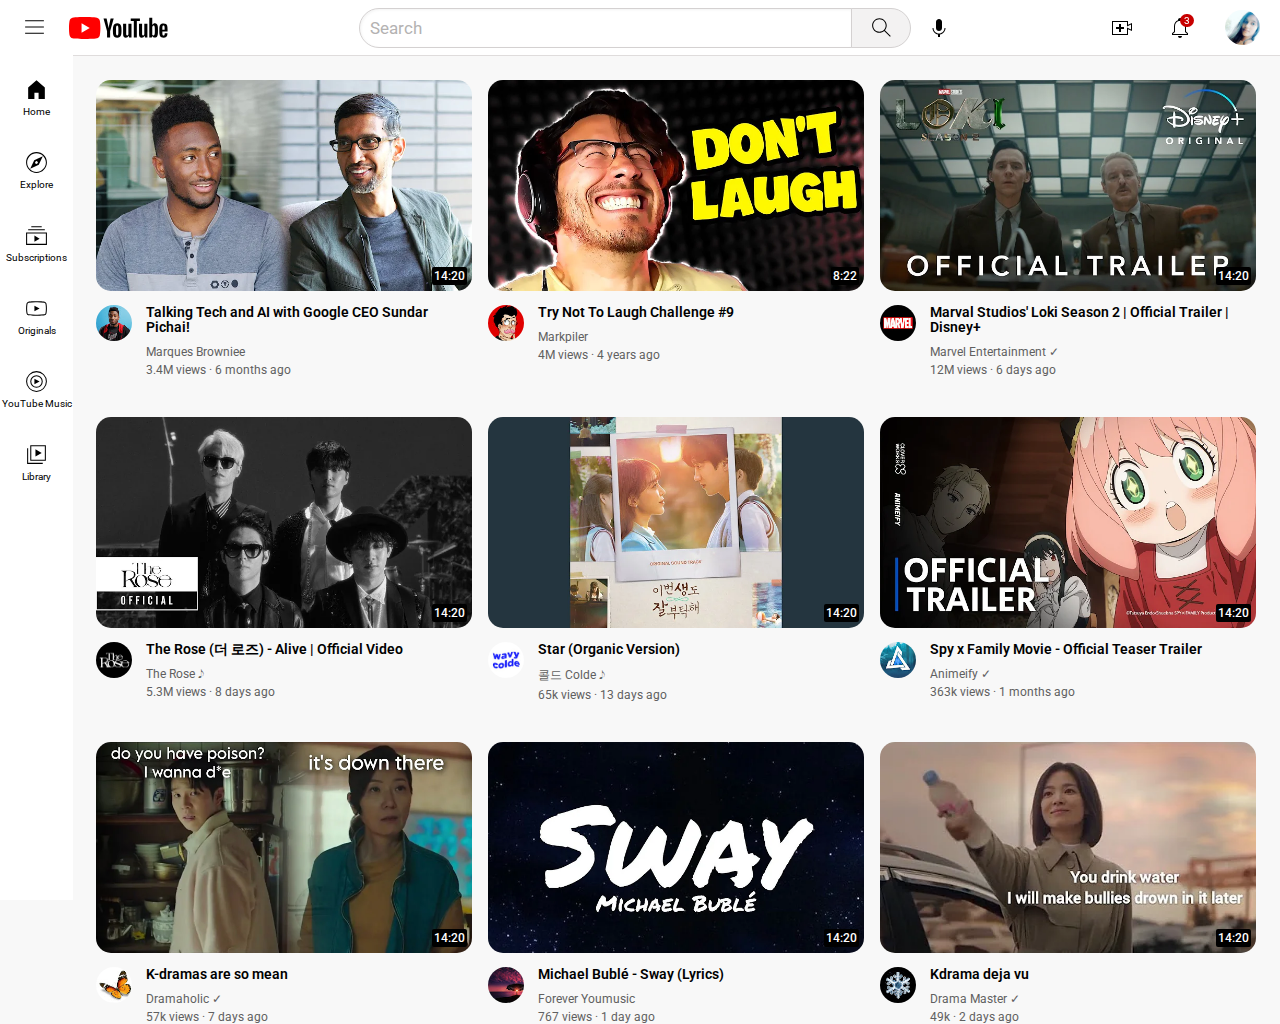
<file: index.html>
<!DOCTYPE html>
<html lang="en">
<head>
  <meta charset="UTF-8">
  <meta name="viewport" content="width=device-width, initial-scale=1.0">
  <title>YouTube.com Clone</title>
  <link rel="stylesheet" href="css/video.css">
  <link rel="stylesheet" href="css/header.css">
  <link rel="stylesheet" href="css/general.css">
  <link rel="stylesheet" href="css/sidebar.css">
  <link rel="preconnect" href="https://fonts.googleapis.com">
  <link rel="preconnect" href="https://fonts.gstatic.com" crossorigin>
  <link href="https://fonts.googleapis.com/css2?family=Roboto:wght@400;500;700&display=swap" rel="stylesheet">
</head>

<body>
  <div class="header">

    <div class="left-section">
      <img src="icons/hamburger-menu.svg" class="hamburger-menu">
      <img src="icons/youtube-logo.svg" class="youtube-logo">
    </div>

    <div class="middle-section">
      <input type="text" placeholder="Search" class="search-bar">
      <button class="search-button">
        <img src="icons/search.svg" class="search-logo">
        <div class="tooltip">Search</div>
      </button>

      <button class="voice-search-button">
        <img src="icons/voice-search-icon.svg" class="voice-logo">
        <div class="tooltip">Voice search</div>
      </button>
    </div>

    <div class="right-section">

      <div class="upload-logo-container">
      <img src="icons/upload (1).svg" class="upload-logo">
      <div class="tooltip">Create</div>
      </div>

      <div class="notification-logo-container">
        <img src="icons/notifications.svg" class="notification-logo">
        <div class="notification-count">3</div>
        <div class="tooltip">Notification</div>
      </div>

      <img src="icons/unnamed.jpg" class="profile-logo">
  
    </div>

  
  </div>

  <div class="sidebar">
    <div class="sidebar-link">
      <img src="icons/home.svg">
      <div>Home</div>
    </div>
    <div class="sidebar-link">
      <img src="icons/explore.svg" class="home-logo">
      <div>Explore</div>
    </div>
    <div class="sidebar-link">
      <img src="icons/subscriptions.svg">
      <div>Subscriptions</div>
    </div>
    <div class="sidebar-link">
      <img src="icons/originals.svg">
      <div>Originals</div>
    </div>
    <div class="sidebar-link">
      <img src="icons/youtube-music.svg">
      <div>YouTube Music</div>
    </div>
    <div class="sidebar-link">
      <img src="icons/library.svg">
      <div>Library</div>
    </div>

  </div>

  <div class="video-grid">

    <div class="preview">
      <div class="thumbnail-row">  
        <img src="Thumbnail/thumbnail-1.webp" class="thumbnail">
        <div class="video-time">14:20</div>
      </div>

      <div class="video-info-grid">

        <div class="channel-pic">
          <img src="profile images/channel-1.jpeg" class="profile-pic">
        </div>

        <div class="video-info">
          <p class="title">
            Talking Tech and AI with Google CEO Sundar Pichai!
          </p>
          <p class="author">Marques Browniee</p>

          <p class="status">3.4M views &#183; 6 months ago</p>
        </div>

      </div>
    </div>


    <div class="preview">
      <div class="thumbnail-row">
        <img src="Thumbnail/thumbnail-2.webp" class="thumbnail">
        <div class="video-time">8:22</div>
      </div>

      <div class="video-info-grid">

        <div class="channel-pic">
          <img src="profile images/channel-2.jpeg" class="profile-pic">
        </div>

        <div class="video-info">
          <p class="title">
            Try Not To Laugh Challenge #9
          </p>
          <p class="author">Markpiler</p>

          <p class="status">4M views &#183; 4 years ago</p>
        </div>

      </div>
    </div>
    <div class="preview">
      <div class="thumbnail-row">
        <img src="Thumbnail/hq720 (1).webp" class="thumbnail">
        <div class="video-time">14:20</div>
      </div>

      <div class="video-info-grid">

        <div class="channel-pic">
          <img src="profile images/channels4_profile (1).jpg" class="profile-pic">
        </div>

        <div class="video-info">
          <p class="title">
            Marval Studios' Loki Season 2 | Official Trailer | Disney+
          </p>
          <p class="author">Marvel Entertainment &#x2713; </p>

          <p class="status">12M views &#183; 6 days ago</p>
        </div>

      </div>
    </div>

    <div class="preview">
      <div class="thumbnail-row">
        <img src="Thumbnail/hq720 (2).webp" class="thumbnail">
        <div class="video-time">14:20</div>
      </div>

      <div class="video-info-grid">

        <div class="channel-pic">
          <img src="profile images/channels4_profile (2).jpg" class="profile-pic">
        </div>

        <div class="video-info">
          <p class="title">
            The Rose (더 로즈) - Alive | Official Video
          </p>
          <p class="author">The Rose &#119136;</p>

          <p class="status">5.3M views &#183; 8 days ago</p>
        </div>

      </div>
    </div>

    <div class="preview">
      <div class="thumbnail-row">
        <img src="Thumbnail/hq720 (3).webp" class="thumbnail">
        <div class="video-time">14:20</div>
      </div>

      <div class="video-info-grid">

        <div class="channel-pic">
          <img src="profile images/unnamed.jpg" class="profile-pic">
        </div>

        <div class="video-info">
          <p class="title">
            Star (Organic Version)
          </p>
          <p class="author"> 콜드 Colde &#119136;</p>

          <p class="status">65k views &#183; 13 days ago</p>
        </div>

      </div>
    </div>

    <div class="preview">
      <div class="thumbnail-row">
        <img src="Thumbnail/hq720 (4).webp" class="thumbnail">
        <div class="video-time">14:20</div>
      </div>

      <div class="video-info-grid">

        <div class="channel-pic">
          <img src="profile images/channels4_profile (4).jpg" class="profile-pic">
        </div>

        <div class="video-info">
          <p class="title">
            Spy x Family Movie - Official Teaser Trailer
          </p>
          <p class="author">Animeify &#x2713;</p>

          <p class="status">363k views &#183; 1 months ago</p>
        </div>

      </div>
    </div>

    <div class="preview">
      <div class="thumbnail-row">
        <img src="Thumbnail/hq720.webp" class="thumbnail">
        <div class="video-time">14:20</div>
      </div>

      <div class="video-info-grid">

        <div class="channel-pic">
          <img src="profile images/channels4_profile.jpg" class="profile-pic">
        </div>

        <div class="video-info">
          <p class="title">
            K-dramas are so mean
          </p>
          <p class="author">Dramaholic &#x2713; </p>

          <p class="status">57k views &#183; 7 days ago</p>
        </div>

      </div>
    </div>

    <div class="preview">
      <div class="thumbnail-row">
        <img src="Thumbnail/hq720 (5).webp" class="thumbnail">
        <div class="video-time">14:20</div>
      </div>

      <div class="video-info-grid">

        <div class="channel-pic">
          <img src="profile images/unnamed (1).jpg" class="profile-pic">
        </div>

        <div class="video-info">
          <p class="title">
            Michael Bublé - Sway (Lyrics)
          </p>
          <p class="author">Forever Youmusic</p>

          <p class="status">767 views &#183; 1 day ago</p>
        </div>

      </div>
    </div>


    <div class="preview">
      <div class="thumbnail-row">
        <img src="Thumbnail/hqdefault.webp" class="thumbnail">
        <div class="video-time">14:20</div>
      </div>

      <div class="video-info-grid">

        <div class="channel-pic">
          <img src="profile images/channels4_profile (3).jpg" class="profile-pic">
        </div>

        <div class="video-info">
          <p class="title">
            Kdrama deja vu
          </p>
          <p class="author">Drama Master &#x2713;</p>

          <p class="status">49k &#183; 2 days ago</p>
        </div>

      </div>
    </div>


  </div>
</body>
</file>
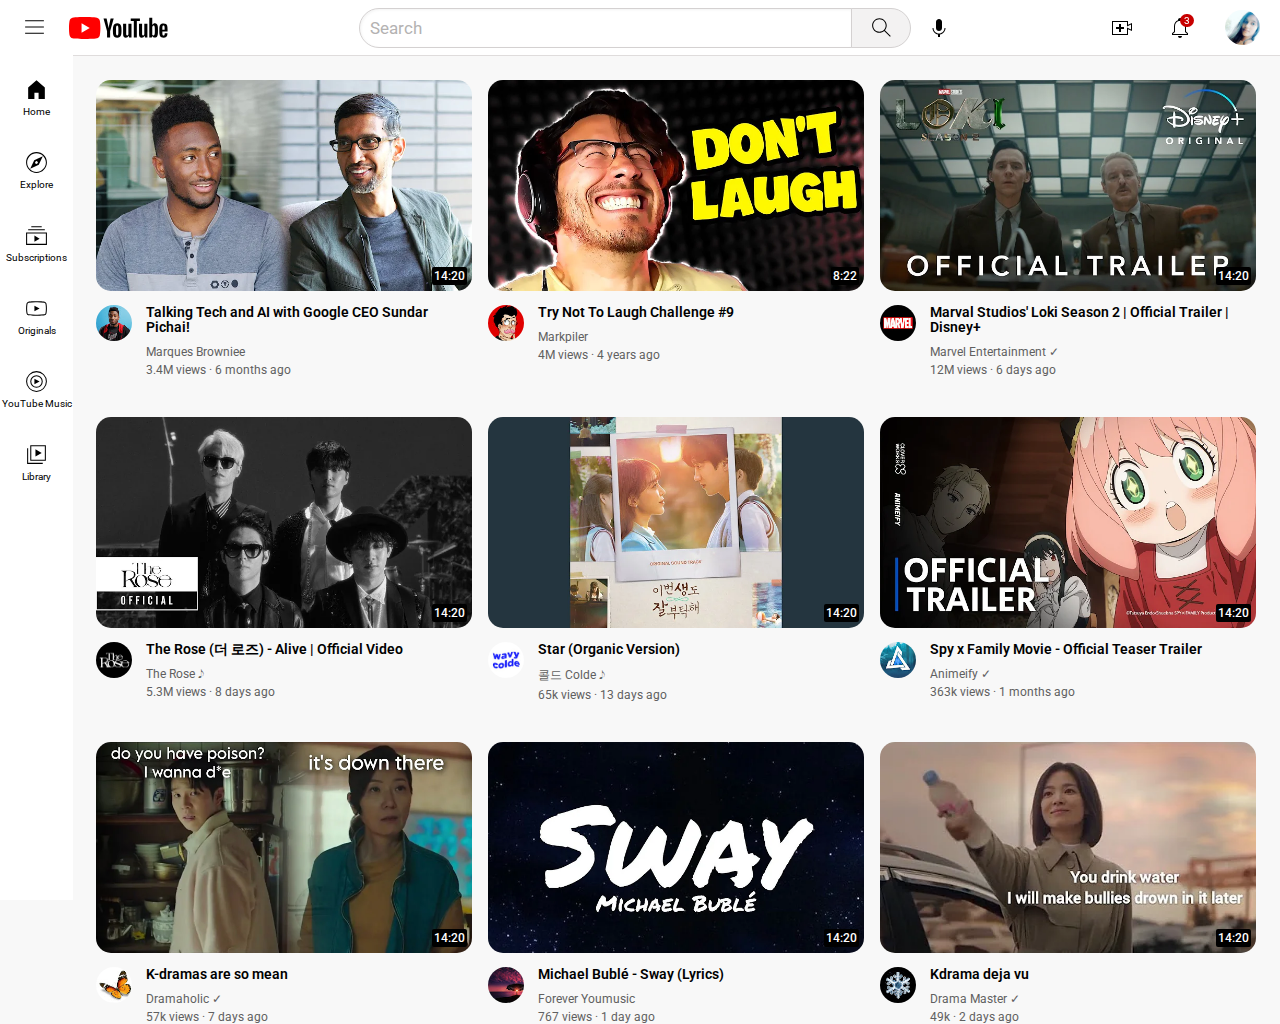
<file: youtube.html>
<!DOCTYPE html>
<html lang="en">
<head>
  <meta charset="UTF-8">
  <meta name="viewport" content="width=device-width, initial-scale=1.0">
  <title>YouTube.com Clone</title>
  <link rel="stylesheet" href="css/video.css">
  <link rel="stylesheet" href="css/header.css">
  <link rel="stylesheet" href="css/general.css">
  <link rel="stylesheet" href="css/sidebar.css">
  <link rel="preconnect" href="https://fonts.googleapis.com">
  <link rel="preconnect" href="https://fonts.gstatic.com" crossorigin>
  <link href="https://fonts.googleapis.com/css2?family=Roboto:wght@400;500;700&display=swap" rel="stylesheet">
</head>

<body>
  <div class="header">

    <div class="left-section">
      <img src="icons/hamburger-menu.svg" class="hamburger-menu">
      <img src="icons/youtube-logo.svg" class="youtube-logo">
    </div>

    <div class="middle-section">
      <input type="text" placeholder="Search" class="search-bar">
      <button class="search-button">
        <img src="icons/search.svg" class="search-logo">
        <div class="tooltip">Search</div>
      </button>

      <button class="voice-search-button">
        <img src="icons/voice-search-icon.svg" class="voice-logo">
        <div class="tooltip">Voice search</div>
      </button>
    </div>

    <div class="right-section">

      <div class="upload-logo-container">
      <img src="icons/upload (1).svg" class="upload-logo">
      <div class="tooltip">Create</div>
      </div>

      <div class="notification-logo-container">
        <img src="icons/notifications.svg" class="notification-logo">
        <div class="notification-count">3</div>
        <div class="tooltip">Notification</div>
      </div>

      <img src="icons/unnamed.jpg" class="profile-logo">
  
    </div>

  
  </div>

  <div class="sidebar">
    <div class="sidebar-link">
      <img src="icons/home.svg">
      <div>Home</div>
    </div>
    <div class="sidebar-link">
      <img src="icons/explore.svg" class="home-logo">
      <div>Explore</div>
    </div>
    <div class="sidebar-link">
      <img src="icons/subscriptions.svg">
      <div>Subscriptions</div>
    </div>
    <div class="sidebar-link">
      <img src="icons/originals.svg">
      <div>Originals</div>
    </div>
    <div class="sidebar-link">
      <img src="icons/youtube-music.svg">
      <div>YouTube Music</div>
    </div>
    <div class="sidebar-link">
      <img src="icons/library.svg">
      <div>Library</div>
    </div>

  </div>

  <div class="video-grid">

    <div class="preview">
      <div class="thumbnail-row">  
        <img src="Thumbnail/thumbnail-1.webp" class="thumbnail">
        <div class="video-time">14:20</div>
      </div>

      <div class="video-info-grid">

        <div class="channel-pic">
          <img src="profile images/channel-1.jpeg" class="profile-pic">
        </div>

        <div class="video-info">
          <p class="title">
            Talking Tech and AI with Google CEO Sundar Pichai!
          </p>
          <p class="author">Marques Browniee</p>

          <p class="status">3.4M views &#183; 6 months ago</p>
        </div>

      </div>
    </div>


    <div class="preview">
      <div class="thumbnail-row">
        <img src="Thumbnail/thumbnail-2.webp" class="thumbnail">
        <div class="video-time">8:22</div>
      </div>

      <div class="video-info-grid">

        <div class="channel-pic">
          <img src="profile images/channel-2.jpeg" class="profile-pic">
        </div>

        <div class="video-info">
          <p class="title">
            Try Not To Laugh Challenge #9
          </p>
          <p class="author">Markpiler</p>

          <p class="status">4M views &#183; 4 years ago</p>
        </div>

      </div>
    </div>
    <div class="preview">
      <div class="thumbnail-row">
        <img src="Thumbnail/hq720 (1).webp" class="thumbnail">
        <div class="video-time">14:20</div>
      </div>

      <div class="video-info-grid">

        <div class="channel-pic">
          <img src="profile images/channels4_profile (1).jpg" class="profile-pic">
        </div>

        <div class="video-info">
          <p class="title">
            Marval Studios' Loki Season 2 | Official Trailer | Disney+
          </p>
          <p class="author">Marvel Entertainment &#x2713; </p>

          <p class="status">12M views &#183; 6 days ago</p>
        </div>

      </div>
    </div>

    <div class="preview">
      <div class="thumbnail-row">
        <img src="Thumbnail/hq720 (2).webp" class="thumbnail">
        <div class="video-time">14:20</div>
      </div>

      <div class="video-info-grid">

        <div class="channel-pic">
          <img src="profile images/channels4_profile (2).jpg" class="profile-pic">
        </div>

        <div class="video-info">
          <p class="title">
            The Rose (더 로즈) - Alive | Official Video
          </p>
          <p class="author">The Rose &#119136;</p>

          <p class="status">5.3M views &#183; 8 days ago</p>
        </div>

      </div>
    </div>

    <div class="preview">
      <div class="thumbnail-row">
        <img src="Thumbnail/hq720 (3).webp" class="thumbnail">
        <div class="video-time">14:20</div>
      </div>

      <div class="video-info-grid">

        <div class="channel-pic">
          <img src="profile images/unnamed.jpg" class="profile-pic">
        </div>

        <div class="video-info">
          <p class="title">
            Star (Organic Version)
          </p>
          <p class="author"> 콜드 Colde &#119136;</p>

          <p class="status">65k views &#183; 13 days ago</p>
        </div>

      </div>
    </div>

    <div class="preview">
      <div class="thumbnail-row">
        <img src="Thumbnail/hq720 (4).webp" class="thumbnail">
        <div class="video-time">14:20</div>
      </div>

      <div class="video-info-grid">

        <div class="channel-pic">
          <img src="profile images/channels4_profile (4).jpg" class="profile-pic">
        </div>

        <div class="video-info">
          <p class="title">
            Spy x Family Movie - Official Teaser Trailer
          </p>
          <p class="author">Animeify &#x2713;</p>

          <p class="status">363k views &#183; 1 months ago</p>
        </div>

      </div>
    </div>

    <div class="preview">
      <div class="thumbnail-row">
        <img src="Thumbnail/hq720.webp" class="thumbnail">
        <div class="video-time">14:20</div>
      </div>

      <div class="video-info-grid">

        <div class="channel-pic">
          <img src="profile images/channels4_profile.jpg" class="profile-pic">
        </div>

        <div class="video-info">
          <p class="title">
            K-dramas are so mean
          </p>
          <p class="author">Dramaholic &#x2713; </p>

          <p class="status">57k views &#183; 7 days ago</p>
        </div>

      </div>
    </div>

    <div class="preview">
      <div class="thumbnail-row">
        <img src="Thumbnail/hq720 (5).webp" class="thumbnail">
        <div class="video-time">14:20</div>
      </div>

      <div class="video-info-grid">

        <div class="channel-pic">
          <img src="profile images/unnamed (1).jpg" class="profile-pic">
        </div>

        <div class="video-info">
          <p class="title">
            Michael Bublé - Sway (Lyrics)
          </p>
          <p class="author">Forever Youmusic</p>

          <p class="status">767 views &#183; 1 day ago</p>
        </div>

      </div>
    </div>


    <div class="preview">
      <div class="thumbnail-row">
        <img src="Thumbnail/hqdefault.webp" class="thumbnail">
        <div class="video-time">14:20</div>
      </div>

      <div class="video-info-grid">

        <div class="channel-pic">
          <img src="profile images/channels4_profile (3).jpg" class="profile-pic">
        </div>

        <div class="video-info">
          <p class="title">
            Kdrama deja vu
          </p>
          <p class="author">Drama Master &#x2713;</p>

          <p class="status">49k &#183; 2 days ago</p>
        </div>

      </div>
    </div>


  </div>
</body>
</file>
<file: css/video.css>
.video-grid{
  display: grid;
  grid-template-columns: 1fr 1fr 1fr;
  column-gap: 16px;
  row-gap: 40px;

}
.search {
  display: block;
}

.thumbnail {
  width: 100%;
  border-radius: 15px;
}

.video-info-grid{
  display: grid;
  grid-template-columns: 50px 1fr;

}
.thumbnail-row {
  margin-bottom: 10px;
  position: relative;
}


.channel-pic {
  display: inline-block;
  width: 50px;
  vertical-align: top;
}

.profile-pic {
  width: 36px;
  border-radius: 20px;
}

.title {
  font-family: roboto, arial;
  margin-top: 0;
  font-size: 14px;
  font-weight: 600;
  line-height: 15px;
  margin-bottom: 10px;
}

.author,
.status {
  font-size: 12px;
  color: rgb(96, 96, 96);
}

.author {
  margin-bottom: 4px;
}

.video-time{
  font-family: roboto, arial;
  font-size: 12px;
  font-weight: 500;
  padding: 2px;
  border-radius: 2px;
  background-color: black;
  color: white;
  position: absolute;
  bottom: 10px;
  right: 5px;
}
</file>
<file: css/header.css>
.header {
  display: flex;
  flex-direction: row;
  justify-content: space-between;
  height: 55px;
  position: fixed;
  top: 0;
  left: 0;
  right: 0;
  background-color: white;
  /* border: 1px solid grey; */
  border-bottom-width: 1px ;
  border-bottom-style: solid ;
  border-bottom-color: rgb(223, 220, 220);
  z-index: 100; 
}

.left-section {
  display: flex;
  align-items: center;
}

.hamburger-menu {
  height: 25px;
  margin-left: 22px;
  margin-right: 22px;
  transition: background-color 0.10s;
  cursor: pointer;
}

.hamburger-menu:hover{
  background-color: rgb(235, 235, 235);
  /* padding: 4px; */
  border-radius: 15px;
  
}

.youtube-logo {
  height: 22px;
}


.middle-section {
  /* background-color: lightyellow; */
  flex:1;
  margin-left: 70px;
  margin-right: 30px;
  max-width: 600px;
  display: flex;
  align-items: center;
}


.search-bar {
  flex:1;
  height: 36px;
  padding-left: 10px;
  font-family: roboto, arial;
  font-size: 17px;
  border: 1px solid rgb(212, 209, 209);
  box-shadow: inset 1px 1px 3px rgba(0,0,0,0.05);
  width: 0;  
  border-top-left-radius: 20px;
  border-bottom-left-radius: 20px;
}

.search-bar::placeholder {
  color: rgb(180, 178, 178);
  font-family: roboto, arial;
  font-size: 17px;
}

.search-button{
  width: 60px;
  height: 40px;
  border: 1px solid rgb(212, 209, 209);
  background-color:  rgb(243, 242, 242) ;
  margin-left: -1px;  
  margin-right: 8px;
  border-top-right-radius: 20px;
  border-bottom-right-radius: 20px;
  cursor: pointer;
}

.search-button, .voice-search-button, .upload-logo-container, .notification-logo-container{
  display: flex;
  justify-content: center;
  align-items: center;
  position : relative;
}

.search-button .tooltip,
.voice-search-button .tooltip,
.upload-logo-container .tooltip,
.notification-logo-container .tooltip{
  position: absolute;
  font-family: roboto, arial;
  background-color: grey;
  color: white;
  border-radius: 2px;
  font-size: 12px;
  padding-top: 4px;
  padding-bottom: 4px;
  padding-left: 6px;
  padding-right: 6px;

  bottom: -30px;
  opacity: 0;
  transition: opacity 0.15s;
  pointer-events: none;
  white-space: nowrap;
}


.search-button:hover .tooltip,
.voice-search-button:hover .tooltip,
.upload-logo-container:hover .tooltip,
.notification-logo-container:hover .tooltip{
 opacity: 1;
}

.search-button:hover {
  background-color: rgb(235,235,235);
}

.search-logo {
  height: 25px;
}



.voice-search-button{
  height: 40px;
  width: 40px;
  border: none;
  background-color: white;
  cursor: pointer;
}


.voice-search-button:hover{
  background-color: rgb(243, 242, 242);
  border-radius: 20px;
}
  

.voice-logo{
  height: 24px;
}


.right-section {
  /* background-color: lightpink; */
  width: 150px;
  display: flex;
  align-items: center;
  justify-content: space-between;
  margin-right: 20px;
  flex-shrink: 0;
}

.upload-logo {
  height: 24px;
  cursor: pointer;
}

.notification-logo {
  height: 24px;
  cursor: pointer;
}

.notification-logo-container{
  position: relative;
}

.notification-count{
  position: absolute;
  background-color: rgb(200, 0, 0);
  color: white;
  top: -2px;
  right: -2px;
  font-family: roboto, arial;
  font-size: 10px;
  padding-top: 1px;
  padding-bottom: 1px;
  padding-left: 4px;
  padding-right: 4px;
  border-radius: 14px;
}


.profile-logo {
  height: 35px;
  border-radius: 20px;
  cursor: pointer;
}
</file>
<file: css/general.css>
p {
  margin-top: 0;
  margin-bottom: 0;
  font-family: Roboto, arial;
}

body{
  margin: 0;
  padding-top: 80px;
  padding-left: 96px;
  padding-right: 24px;
  background-color: rgb(248,248,248);
}
</file>
<file: css/sidebar.css>
.sidebar{
  position: fixed;
  top: 55px;
  bottom: 0;
  left: 0;
  width: 73px;
  background-color: white;
  z-index: 200;
  padding-top: 5px;
}

.sidebar-link{
  height: 73px;
  display: flex;
  justify-content: center;
  align-items: center;
  flex-direction: column;
  cursor: pointer;
}

.sidebar-link:hover{
  background-color: rgb(235,235,235);
  border-radius: 20px;
}

.sidebar-link img{
  height: 25px;
  margin-bottom: 4px;
}

.sidebar-link div{
  font-family: roboto, arial;
  font-size: 10px;

}
</file>
